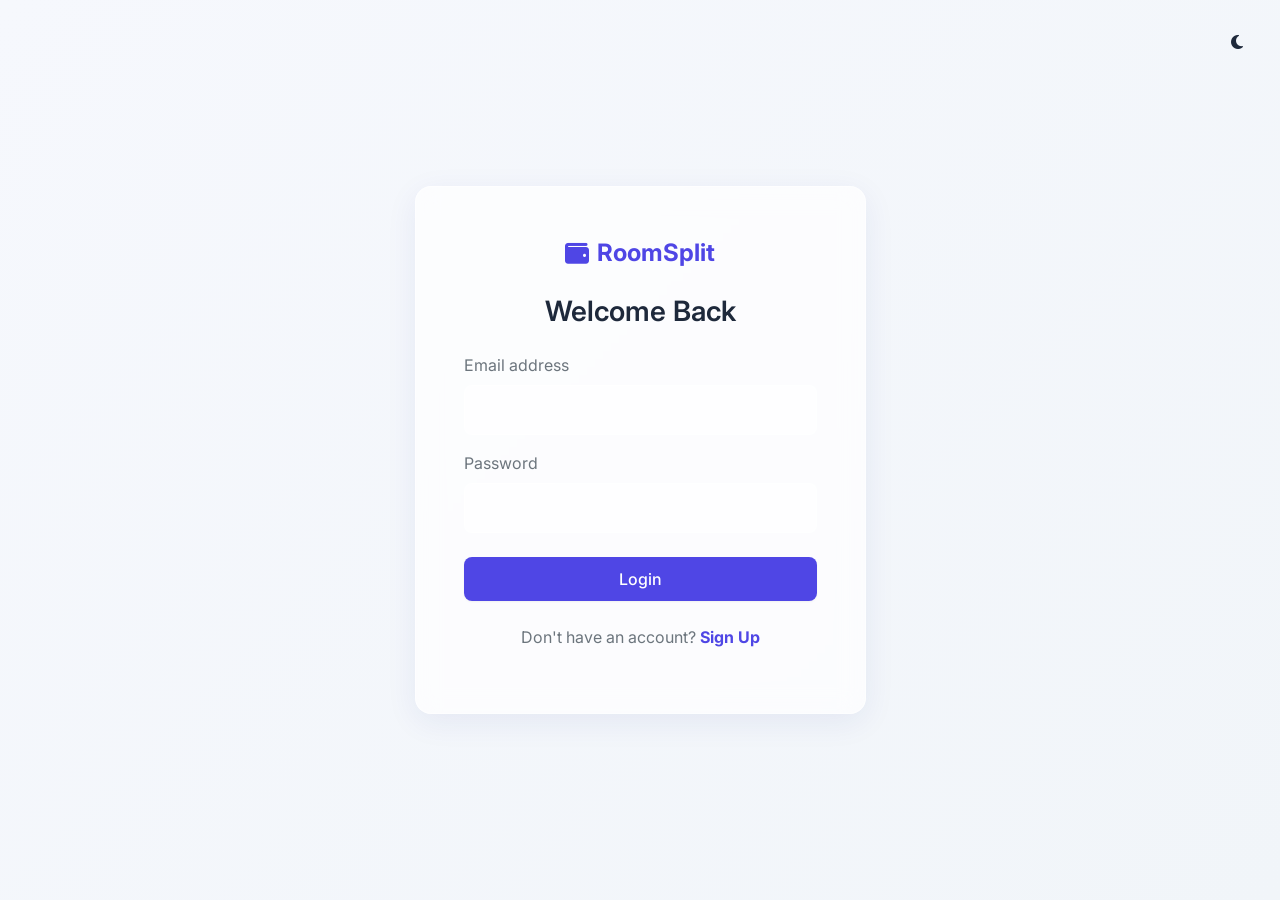
<file: frontend/pages/expenses.html>
<!DOCTYPE html>
<html lang="en">
<head>
    <meta charset="UTF-8">
    <meta name="viewport" content="width=device-width, initial-scale=1.0">
    <title>Expenses - RoomSplit</title>
    <link href="https://cdn.jsdelivr.net/npm/bootstrap@5.3.0/dist/css/bootstrap.min.css" rel="stylesheet">
    <link rel="stylesheet" href="https://cdnjs.cloudflare.com/ajax/libs/font-awesome/6.4.0/css/all.min.css">
    <link rel="stylesheet" href="../css/style.css">

</head>
<body>
    <div class="wrapper">
        <nav class="sidebar glass-card border-0 rounded-0">
            <a href="#" class="logo mb-5 d-block">
                <i class="fa-solid fa-wallet"></i> RoomSplit
            </a>
            <ul class="nav flex-column">
                <li class="nav-item"><a class="nav-link" href="dashboard.html"><i class="fa-solid fa-chart-line me-2"></i> Dashboard</a></li>
                <li class="nav-item"><a class="nav-link active" href="expenses.html"><i class="fa-solid fa-receipt me-2"></i> Expenses</a></li>
                <li class="nav-item"><a class="nav-link" href="settlements.html"><i class="fa-solid fa-handshake me-2"></i> Settlements</a></li>
                <li class="nav-item"><a class="nav-link" href="room.html"><i class="fa-solid fa-users me-2"></i> Room Settings</a></li>
            </ul>
        </nav>

        <main class="content">
            <div class="d-flex justify-content-between align-items-center mb-4">
                <h2>Expenses</h2>
                <button class="btn-primary" data-bs-toggle="modal" data-bs-target="#addExpenseModal">
                    <i class="fa-solid fa-plus me-2"></i> Add Expense
                </button>
            </div>

            <div id="expensesList" class="animate-fade-in">
                <!-- Expenses will be loaded here -->
            </div>
        </main>
    </div>

    <!-- Add Expense Modal -->
    <div class="modal fade" id="addExpenseModal" tabindex="-1">
        <div class="modal-dialog">
            <div class="modal-content glass-card" style="background: var(--bg-gradient);">
                <div class="modal-header border-0">
                    <h5 class="modal-title">Add New Expense</h5>
                    <button type="button" class="btn-close" data-bs-dismiss="modal"></button>
                </div>
                <div class="modal-body">
                    <form id="expenseForm">
                        <div class="mb-3">
                            <label class="form-label">Title</label>
                            <input type="text" id="expTitle" class="form-control" required>
                        </div>
                        <div class="row mb-3">
                            <div class="col-md-6">
                                <label class="form-label">Amount (₹)</label>
                                <input type="number" id="expAmount" class="form-control" required>
                            </div>
                            <div class="col-md-6">
                                <label class="form-label">Category</label>
                                <select id="expCategory" class="form-control" required>
                                    <option value="Rent">Rent</option>
                                    <option value="Groceries">Groceries</option>
                                    <option value="Electricity">Electricity</option>
                                    <option value="Wi-Fi">Wi-Fi</option>
                                    <option value="Other">Other</option>
                                </select>
                            </div>
                        </div>
                        <div class="mb-3">
                            <label class="form-label">Paid By</label>
                            <select id="expPayer" class="form-control" required>
                                <!-- Members -->
                            </select>
                        </div>
                        <p class="text-secondary small mb-3"><i class="fa-solid fa-info-circle"></i> Expense will be split equally among all approved members.</p>
                        <button type="submit" class="btn-primary w-100">Save Expense</button>
                    </form>
                </div>
            </div>
        </div>
    </div>

    <script src="https://cdn.jsdelivr.net/npm/bootstrap@5.3.0/dist/js/bootstrap.bundle.min.js"></script>
    <script src="../js/app.js"></script>
    <script>
        let roomMembers = [];
        
        document.addEventListener('DOMContentLoaded', async () => {
            if(!getToken()) { window.location.href = 'login.html'; return; }
            
            const roomId = localStorage.getItem('activeRoomId');
            if(!roomId) { window.location.href = 'room.html'; return; }
            
            loadExpenses(roomId);
            
            // Load members for dropdown
            try {
                const members = await apiFetch(`/rooms/${roomId}/members`);
                roomMembers = members.filter(m => m.status === 'Approved');
                const select = document.getElementById('expPayer');
                roomMembers.forEach(m => {
                    select.innerHTML += `<option value="${m.user_id}">${m.user_info.name}</option>`;
                });
            } catch(e) { console.error(e); }
        });

        async function loadExpenses(roomId) {
            try {
                const expenses = await apiFetch(`/expenses/${roomId}`);
                const list = document.getElementById('expensesList');
                list.innerHTML = '';
                
                if(expenses.length === 0) {
                    list.innerHTML = '<div class="glass-card text-center p-5 text-secondary">No expenses added yet.</div>';
                    return;
                }
                
                expenses.forEach(exp => {
                    const date = new Date(exp.date).toLocaleDateString();
                    list.innerHTML += `
                        <div class="glass-card expense-card d-flex justify-content-between align-items-center">
                            <div>
                                <h5 class="mb-1">${exp.title}</h5>
                                <small class="text-secondary"><span class="badge bg-secondary me-2">${exp.category}</span> ${date}</small>
                            </div>
                            <div class="text-end">
                                <h4 class="text-primary mb-0">₹${exp.total_amount}</h4>
                            </div>
                        </div>
                    `;
                });
            } catch(err) { console.error(err); }
        }

        document.getElementById('expenseForm').addEventListener('submit', async (e) => {
            e.preventDefault();
            const roomId = localStorage.getItem('activeRoomId');
            const title = document.getElementById('expTitle').value;
            const amount = parseFloat(document.getElementById('expAmount').value);
            const category = document.getElementById('expCategory').value;
            const payerId = document.getElementById('expPayer').value;
            
            // Equal split logic
            const splitAmount = amount / roomMembers.length;
            const splits = roomMembers.map(m => ({
                user_id: m.user_id,
                amount_owed: splitAmount
            }));
            
            const payload = {
                title, category, total_amount: amount,
                paid_by: [{ user_id: payerId, amount: amount }],
                splits: splits
            };
            
            try {
                await apiFetch(`/expenses/${roomId}`, {
                    method: 'POST',
                    body: JSON.stringify(payload)
                });
                
                // Hide modal using bootstrap
                const modal = bootstrap.Modal.getInstance(document.getElementById('addExpenseModal'));
                modal.hide();
                document.getElementById('expenseForm').reset();
                
                loadExpenses(roomId);
            } catch(err) {
                alert(err.message);
            }
        });
    </script>
</body>
</html>
</file>
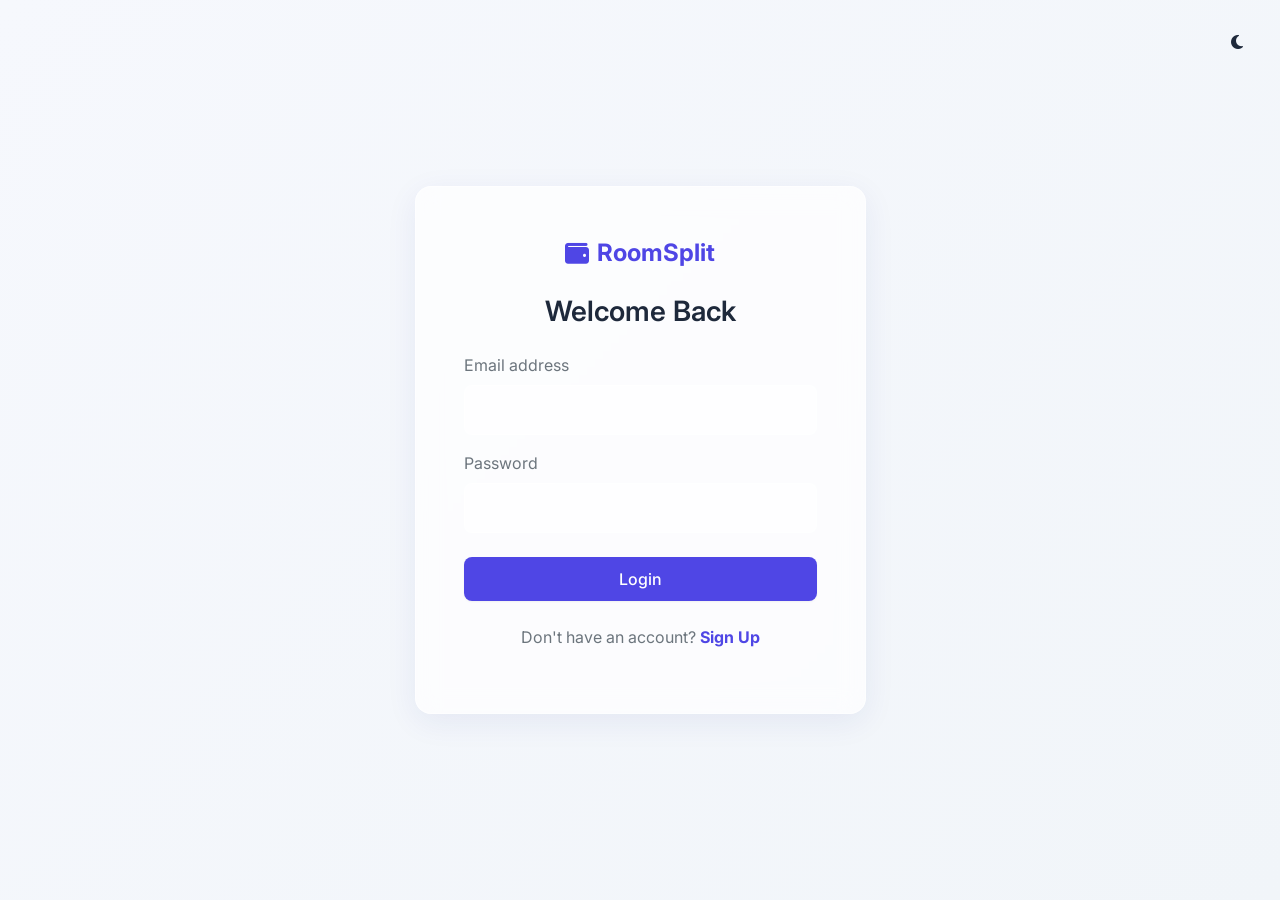
<file: frontend/pages/login.html>
<!DOCTYPE html>
<html lang="en">
<head>
    <meta charset="UTF-8">
    <meta name="viewport" content="width=device-width, initial-scale=1.0">
    <title>Login - RoomSplit</title>
    <link href="https://cdn.jsdelivr.net/npm/bootstrap@5.3.0/dist/css/bootstrap.min.css" rel="stylesheet">
    <link rel="stylesheet" href="https://cdnjs.cloudflare.com/ajax/libs/font-awesome/6.4.0/css/all.min.css">
    <link rel="stylesheet" href="../css/style.css">
</head>
<body class="d-flex align-items-center justify-content-center" style="min-height: 100vh;">
    
    <button id="theme-toggle" class="btn btn-link text-decoration-none position-absolute top-0 end-0 m-4" style="color: var(--text-primary);">
        <i class="fa-solid fa-moon"></i>
    </button>

    <div class="container">
        <div class="row justify-content-center">
            <div class="col-md-5">
                <div class="glass-card animate-fade-in text-center p-5">
                    <a href="../index.html" class="logo justify-content-center mb-4">
                        <i class="fa-solid fa-wallet"></i> RoomSplit
                    </a>
                    <h3 class="mb-4">Welcome Back</h3>
                    <div id="alert" class="alert d-none"></div>
                    <form id="loginForm">
                        <div class="mb-3 text-start">
                            <label class="form-label text-secondary">Email address</label>
                            <input type="email" class="form-control" id="email" required>
                        </div>
                        <div class="mb-4 text-start">
                            <label class="form-label text-secondary">Password</label>
                            <input type="password" class="form-control" id="password" required>
                        </div>
                        <button type="submit" class="btn-primary w-100">Login</button>
                    </form>
                    <p class="mt-4 text-secondary">Don't have an account? <a href="register.html" class="text-decoration-none fw-bold" style="color: var(--primary-color);">Sign Up</a></p>
                </div>
            </div>
        </div>
    </div>

    <script src="../js/app.js"></script>
    <script>
        document.getElementById('loginForm').addEventListener('submit', async (e) => {
            e.preventDefault();
            const email = document.getElementById('email').value;
            const password = document.getElementById('password').value;
            const alertBox = document.getElementById('alert');
            
            try {
                const data = await apiFetch('/auth/login', {
                    method: 'POST',
                    body: JSON.stringify({ email, password })
                });
                setToken(data.access_token);
                window.location.href = 'dashboard.html';
            } catch (err) {
                alertBox.className = 'alert alert-danger';
                alertBox.classList.remove('d-none');
                alertBox.textContent = err.message;
            }
        });
    </script>
</body>
</html>
</file>
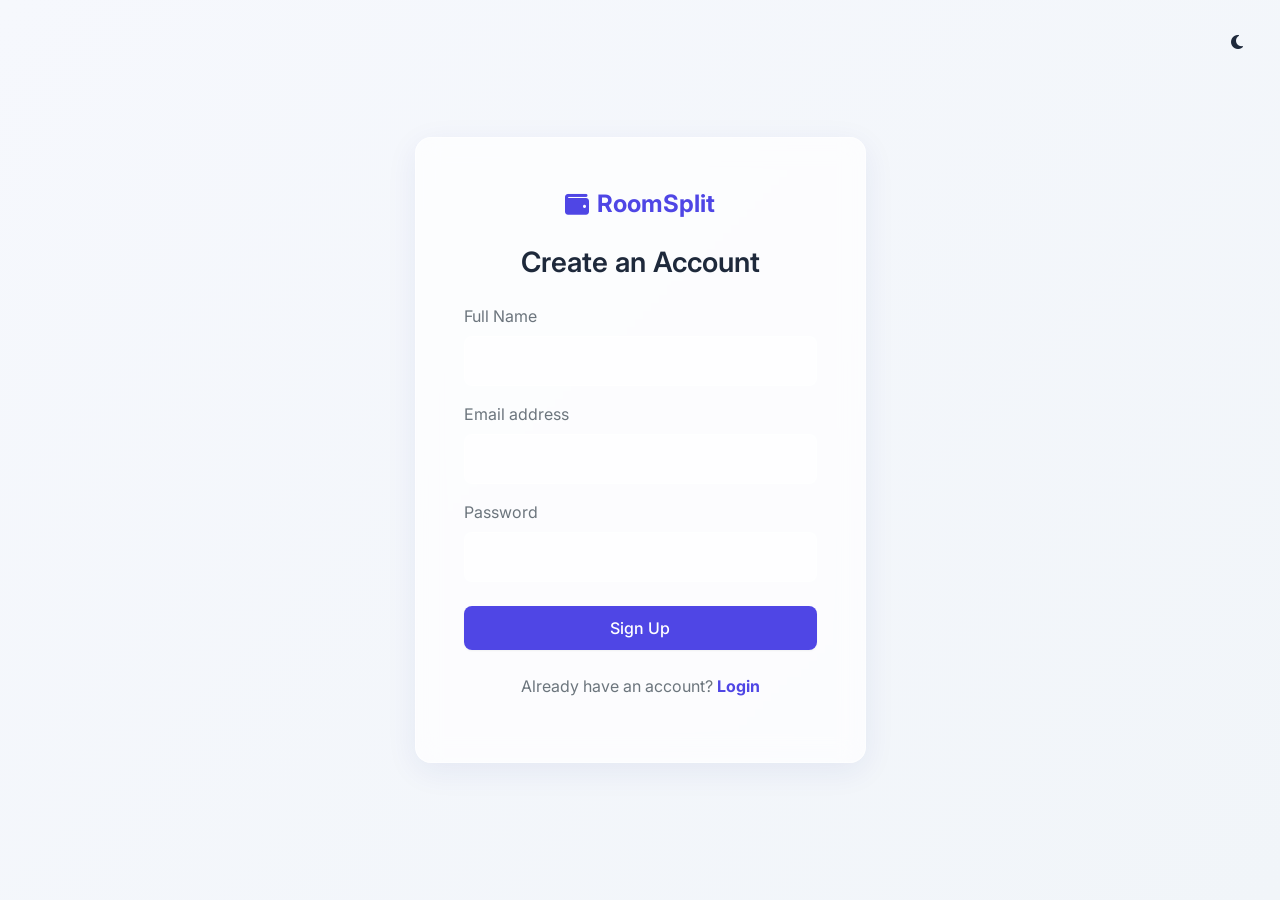
<file: frontend/pages/register.html>
<!DOCTYPE html>
<html lang="en">
<head>
    <meta charset="UTF-8">
    <meta name="viewport" content="width=device-width, initial-scale=1.0">
    <title>Register - RoomSplit</title>
    <link href="https://cdn.jsdelivr.net/npm/bootstrap@5.3.0/dist/css/bootstrap.min.css" rel="stylesheet">
    <link rel="stylesheet" href="https://cdnjs.cloudflare.com/ajax/libs/font-awesome/6.4.0/css/all.min.css">
    <link rel="stylesheet" href="../css/style.css">
</head>
<body class="d-flex align-items-center justify-content-center" style="min-height: 100vh;">
    
    <button id="theme-toggle" class="btn btn-link text-decoration-none position-absolute top-0 end-0 m-4" style="color: var(--text-primary);">
        <i class="fa-solid fa-moon"></i>
    </button>

    <div class="container">
        <div class="row justify-content-center">
            <div class="col-md-5">
                <div class="glass-card animate-fade-in text-center p-5">
                    <a href="../index.html" class="logo justify-content-center mb-4">
                        <i class="fa-solid fa-wallet"></i> RoomSplit
                    </a>
                    <h3 class="mb-4">Create an Account</h3>
                    <div id="alert" class="alert d-none"></div>
                    <form id="registerForm">
                        <div class="mb-3 text-start">
                            <label class="form-label text-secondary">Full Name</label>
                            <input type="text" class="form-control" id="name" required>
                        </div>
                        <div class="mb-3 text-start">
                            <label class="form-label text-secondary">Email address</label>
                            <input type="email" class="form-control" id="email" required>
                        </div>
                        <div class="mb-4 text-start">
                            <label class="form-label text-secondary">Password</label>
                            <input type="password" class="form-control" id="password" required>
                        </div>
                        <button type="submit" class="btn-primary w-100">Sign Up</button>
                    </form>
                    <p class="mt-4 text-secondary">Already have an account? <a href="login.html" class="text-decoration-none fw-bold" style="color: var(--primary-color);">Login</a></p>
                </div>
            </div>
        </div>
    </div>

    <script src="../js/app.js"></script>
    <script>
        document.getElementById('registerForm').addEventListener('submit', async (e) => {
            e.preventDefault();
            const name = document.getElementById('name').value;
            const email = document.getElementById('email').value;
            const password = document.getElementById('password').value;
            const alertBox = document.getElementById('alert');
            
            try {
                await apiFetch('/auth/register', {
                    method: 'POST',
                    body: JSON.stringify({ name, email, password })
                });
                alertBox.className = 'alert alert-success';
                alertBox.classList.remove('d-none');
                alertBox.textContent = 'Registration successful! Please login.';
                setTimeout(() => {
                    window.location.href = 'login.html';
                }, 1500);
            } catch (err) {
                alertBox.className = 'alert alert-danger';
                alertBox.classList.remove('d-none');
                alertBox.textContent = err.message;
            }
        });
    </script>
</body>
</html>
</file>
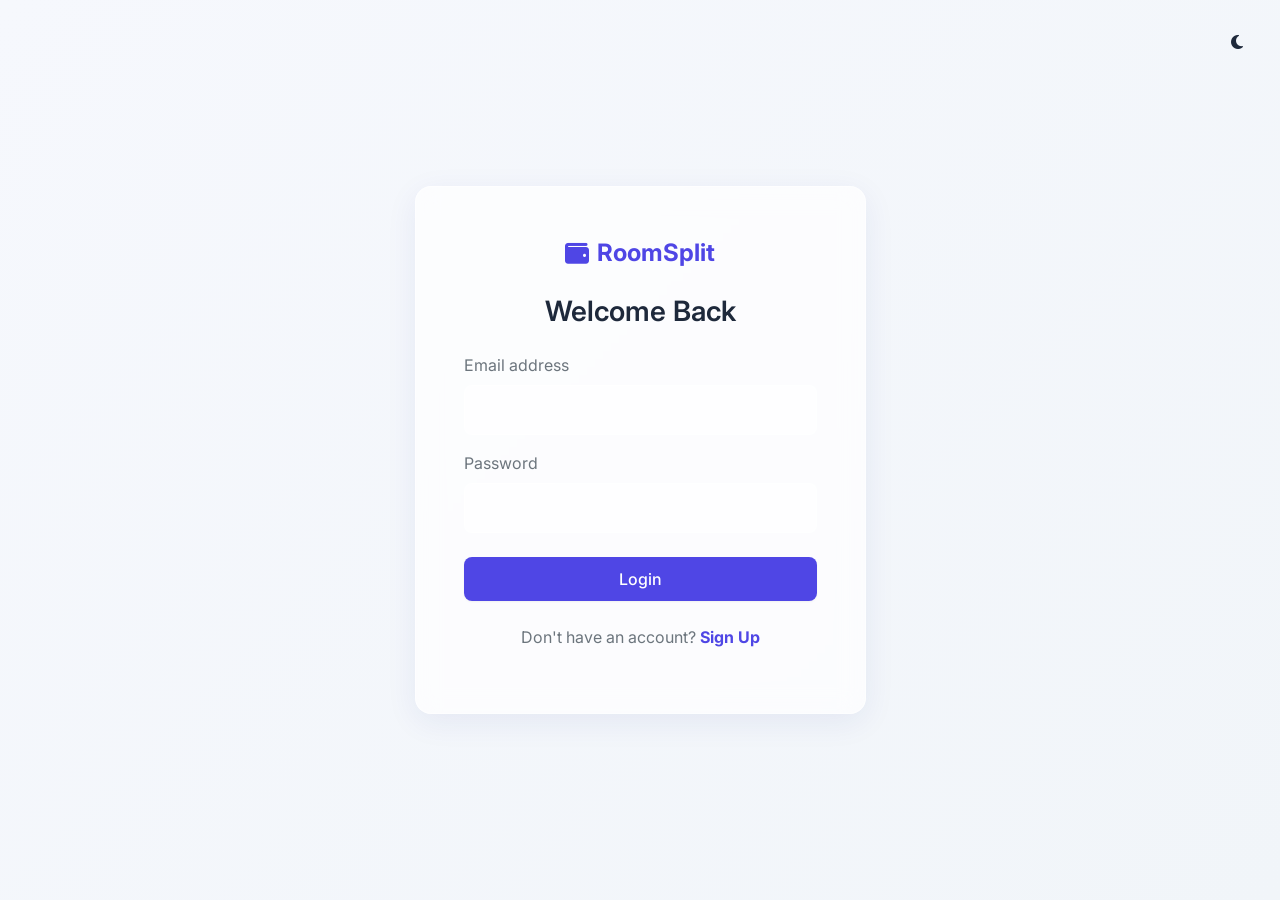
<file: frontend/pages/room.html>
<!DOCTYPE html>
<html lang="en">
<head>
    <meta charset="UTF-8">
    <meta name="viewport" content="width=device-width, initial-scale=1.0">
    <title>Room Settings - RoomSplit</title>
    <link href="https://cdn.jsdelivr.net/npm/bootstrap@5.3.0/dist/css/bootstrap.min.css" rel="stylesheet">
    <link rel="stylesheet" href="https://cdnjs.cloudflare.com/ajax/libs/font-awesome/6.4.0/css/all.min.css">
    <link rel="stylesheet" href="../css/style.css">

</head>
<body>
    <div class="wrapper">
        <nav class="sidebar glass-card border-0 rounded-0">
            <a href="#" class="logo mb-5 d-block">
                <i class="fa-solid fa-wallet"></i> RoomSplit
            </a>
            <ul class="nav flex-column">
                <li class="nav-item"><a class="nav-link" href="dashboard.html"><i class="fa-solid fa-chart-line me-2"></i> Dashboard</a></li>
                <li class="nav-item"><a class="nav-link" href="expenses.html"><i class="fa-solid fa-receipt me-2"></i> Expenses</a></li>
                <li class="nav-item"><a class="nav-link" href="settlements.html"><i class="fa-solid fa-handshake me-2"></i> Settlements</a></li>
                <li class="nav-item"><a class="nav-link active" href="room.html"><i class="fa-solid fa-users me-2"></i> Room Settings</a></li>
            </ul>
        </nav>

        <main class="content">
            <h2 class="mb-4">Room Settings</h2>
            
            <div id="noRoomSection" class="glass-card mb-4 d-none">
                <h4>You are not part of any room</h4>
                <div class="row mt-4">
                    <div class="col-md-6">
                        <h5>Create a New Room</h5>
                        <form id="createRoomForm" class="mt-3">
                            <input type="text" id="newRoomName" class="form-control mb-3" placeholder="Room Name" required>
                            <button type="submit" class="btn-primary w-100">Create Room</button>
                        </form>
                    </div>
                    <div class="col-md-6 mt-4 mt-md-0">
                        <h5>Join Existing Room</h5>
                        <form id="joinRoomForm" class="mt-3">
                            <input type="text" id="joinRoomCode" class="form-control mb-3" placeholder="6-Digit Room Code" required>
                            <button type="submit" class="btn-primary w-100" style="background: var(--secondary-color);">Join Room</button>
                        </form>
                    </div>
                </div>
            </div>

            <div id="roomSection" class="d-none">
                <div class="row g-4">
                    <div class="col-md-4">
                        <div class="glass-card h-100">
                            <h5>Room Info</h5>
                            <hr>
                            <p class="text-secondary mb-1">Room Name</p>
                            <h4 id="displayRoomName">...</h4>
                            
                            <p class="text-secondary mt-3 mb-1">Invite Code</p>
                            <div class="d-flex align-items-center gap-2">
                                <h3 id="displayRoomCode" class="mb-0 text-primary fw-bold" style="letter-spacing: 2px;">...</h3>
                                <button class="btn btn-sm btn-outline-secondary"><i class="fa-solid fa-copy"></i></button>
                            </div>
                        </div>
                    </div>
                    <div class="col-md-8">
                        <div class="glass-card h-100">
                            <h5>Members</h5>
                            <hr>
                            <div class="table-responsive">
                                <table class="table table-borderless text-white" id="membersTable" style="color: var(--text-primary) !important;">
                                    <thead>
                                        <tr>
                                            <th>Name</th>
                                            <th>Role</th>
                                            <th>Status</th>
                                            <th>Actions</th>
                                        </tr>
                                    </thead>
                                    <tbody id="membersBody">
                                        <!-- Members will be loaded here -->
                                    </tbody>
                                </table>
                            </div>
                        </div>
                    </div>
                </div>
            </div>
        </main>
    </div>

    <script src="../js/app.js"></script>
    <script>
        document.addEventListener('DOMContentLoaded', async () => {
            if(!getToken()) { window.location.href = 'login.html'; return; }
            
            try {
                const rooms = await apiFetch('/rooms/me');
                if(rooms.length === 0) {
                    document.getElementById('noRoomSection').classList.remove('d-none');
                } else {
                    document.getElementById('roomSection').classList.remove('d-none');
                    const activeRoomId = rooms[0].room_id;
                    localStorage.setItem('activeRoomId', activeRoomId);
                    
                    const roomInfo = await apiFetch(`/rooms/${activeRoomId}`);
                    document.getElementById('displayRoomName').textContent = roomInfo.name;
                    document.getElementById('displayRoomCode').textContent = roomInfo.code;
                    
                    loadMembers(activeRoomId);
                }
            } catch (err) { console.error(err); }
        });
        
        document.getElementById('createRoomForm').addEventListener('submit', async (e) => {
            e.preventDefault();
            const name = document.getElementById('newRoomName').value;
            try {
                await apiFetch('/rooms/', { method: 'POST', body: JSON.stringify({name}) });
                window.location.reload();
            } catch(err) { alert(err.message); }
        });
        
        document.getElementById('joinRoomForm').addEventListener('submit', async (e) => {
            e.preventDefault();
            const code = document.getElementById('joinRoomCode').value;
            try {
                await apiFetch('/rooms/join', { method: 'POST', body: JSON.stringify({code}) });
                alert("Join request sent! Wait for admin approval.");
            } catch(err) { alert(err.message); }
        });
        
        async function loadMembers(roomId) {
            try {
                const members = await apiFetch(`/rooms/${roomId}/members`);
                const tbody = document.getElementById('membersBody');
                tbody.innerHTML = '';
                
                members.forEach(m => {
                    const tr = document.createElement('tr');
                    let actions = '';
                    if (m.status === 'Pending') {
                        actions = `<button class="btn btn-sm btn-success" onclick="approveMember('${roomId}', '${m.user_id}')">Approve</button>`;
                    }
                    
                    tr.innerHTML = `
                        <td>${m.user_info.name}</td>
                        <td><span class="badge bg-${m.role === 'Admin' ? 'primary' : 'secondary'}">${m.role}</span></td>
                        <td><span class="badge bg-${m.status === 'Approved' ? 'success' : 'warning'}">${m.status}</span></td>
                        <td>${actions}</td>
                    `;
                    tbody.appendChild(tr);
                });
            } catch(err) { console.error(err); }
        }
        
        async function approveMember(roomId, userId) {
            try {
                await apiFetch(`/rooms/${roomId}/members/${userId}/approve`, { method: 'PUT' });
                loadMembers(roomId);
            } catch(err) { alert(err.message); }
        }
    </script>
</body>
</html>
</file>
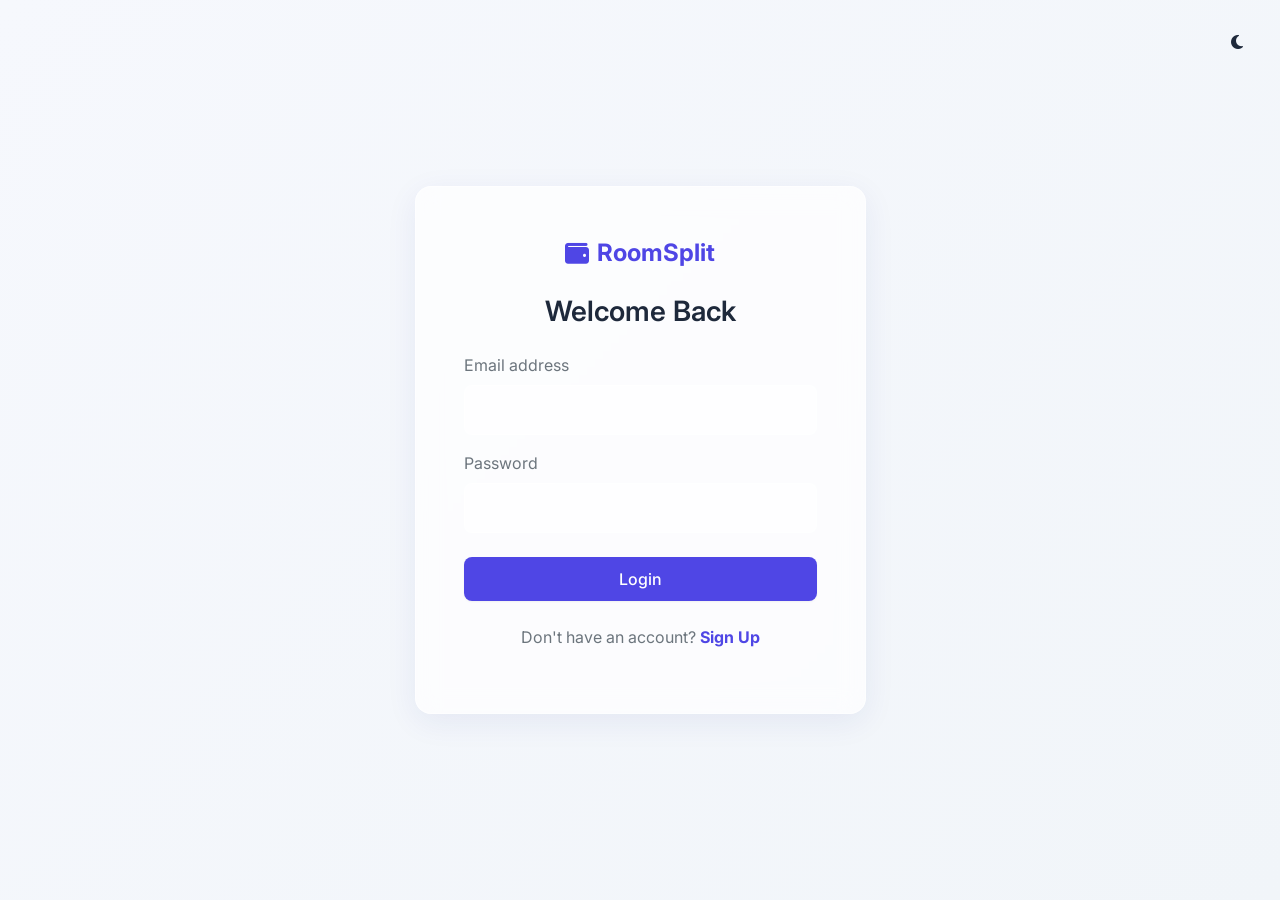
<file: frontend/pages/settlements.html>
<!DOCTYPE html>
<html lang="en">
<head>
    <meta charset="UTF-8">
    <meta name="viewport" content="width=device-width, initial-scale=1.0">
    <title>Settlements - RoomSplit</title>
    <link href="https://cdn.jsdelivr.net/npm/bootstrap@5.3.0/dist/css/bootstrap.min.css" rel="stylesheet">
    <link rel="stylesheet" href="https://cdnjs.cloudflare.com/ajax/libs/font-awesome/6.4.0/css/all.min.css">
    <link rel="stylesheet" href="../css/style.css">

</head>
<body>
    <div class="wrapper">
        <nav class="sidebar glass-card border-0 rounded-0">
            <a href="#" class="logo mb-5 d-block">
                <i class="fa-solid fa-wallet"></i> RoomSplit
            </a>
            <ul class="nav flex-column">
                <li class="nav-item"><a class="nav-link" href="dashboard.html"><i class="fa-solid fa-chart-line me-2"></i> Dashboard</a></li>
                <li class="nav-item"><a class="nav-link" href="expenses.html"><i class="fa-solid fa-receipt me-2"></i> Expenses</a></li>
                <li class="nav-item"><a class="nav-link active" href="settlements.html"><i class="fa-solid fa-handshake me-2"></i> Settlements</a></li>
                <li class="nav-item"><a class="nav-link" href="room.html"><i class="fa-solid fa-users me-2"></i> Room Settings</a></li>
            </ul>
        </nav>

        <main class="content">
            <h2 class="mb-4">Settlements</h2>
            
            <div class="row g-4 mb-4">
                <div class="col-md-8">
                    <div class="glass-card h-100">
                        <h5 class="mb-4">Who Owes Whom</h5>
                        <div id="transactionsList">
                            <!-- Transactions -->
                        </div>
                    </div>
                </div>
                <div class="col-md-4">
                    <div class="glass-card h-100">
                        <h5 class="mb-4">Record Payment</h5>
                        <form id="paymentForm">
                            <div class="mb-3">
                                <label class="form-label">Pay To</label>
                                <select id="payTo" class="form-control" required></select>
                            </div>
                            <div class="mb-4">
                                <label class="form-label">Amount (₹)</label>
                                <input type="number" id="payAmount" class="form-control" required>
                            </div>
                            <button type="submit" class="btn-primary w-100">Record Payment</button>
                        </form>
                    </div>
                </div>
            </div>
        </main>
    </div>

    <script src="../js/app.js"></script>
    <script>
        document.addEventListener('DOMContentLoaded', async () => {
            if(!getToken()) { window.location.href = 'login.html'; return; }
            
            const roomId = localStorage.getItem('activeRoomId');
            if(!roomId) { window.location.href = 'room.html'; return; }
            
            loadSettlements(roomId);
            
            try {
                const user = await apiFetch('/auth/me');
                const members = await apiFetch(`/rooms/${roomId}/members`);
                const select = document.getElementById('payTo');
                members.filter(m => m.status === 'Approved' && m.user_id !== user._id).forEach(m => {
                    select.innerHTML += `<option value="${m.user_id}">${m.user_info.name}</option>`;
                });
            } catch(e) { console.error(e); }
        });

        async function loadSettlements(roomId) {
            try {
                const data = await apiFetch(`/settlements/${roomId}`);
                const list = document.getElementById('transactionsList');
                list.innerHTML = '';
                
                if(data.transactions.length === 0) {
                    list.innerHTML = '<p class="text-secondary">All settled up! No pending dues.</p>';
                    return;
                }
                
                data.transactions.forEach(txn => {
                    list.innerHTML += `
                        <div class="glass-card settlement-card d-flex justify-content-between align-items-center p-3">
                            <div>
                                <strong>${txn.from_name}</strong> owes <strong>${txn.to_name}</strong>
                            </div>
                            <h5 class="text-danger mb-0">₹${txn.amount.toFixed(2)}</h5>
                        </div>
                    `;
                });
            } catch(err) { console.error(err); }
        }

        document.getElementById('paymentForm').addEventListener('submit', async (e) => {
            e.preventDefault();
            const roomId = localStorage.getItem('activeRoomId');
            const payTo = document.getElementById('payTo').value;
            const amount = parseFloat(document.getElementById('payAmount').value);
            
            try {
                await apiFetch(`/settlements/${roomId}/payments`, {
                    method: 'POST',
                    body: JSON.stringify({ paid_to: payTo, amount: amount })
                });
                
                document.getElementById('paymentForm').reset();
                loadSettlements(roomId);
                alert("Payment recorded successfully!");
            } catch(err) {
                alert(err.message);
            }
        });
    </script>
</body>
</html>
</file>
<file: frontend/css/style.css>
@import url('https://fonts.googleapis.com/css2?family=Inter:wght@300;400;500;600;700&display=swap');

:root {
  --primary-color: #4F46E5;
  --primary-hover: #4338CA;
  --secondary-color: #10B981;
  --bg-gradient: linear-gradient(135deg, #f6f8fd 0%, #f1f5f9 100%);
  --card-bg: rgba(255, 255, 255, 0.7);
  --card-border: rgba(255, 255, 255, 0.5);
  --text-primary: #1e293b;
  --text-secondary: #64748b;
  --shadow-sm: 0 1px 2px 0 rgba(0, 0, 0, 0.05);
  --shadow-md: 0 4px 6px -1px rgba(0, 0, 0, 0.1), 0 2px 4px -1px rgba(0, 0, 0, 0.06);
  --shadow-glass: 0 8px 32px 0 rgba(31, 38, 135, 0.07);
  --danger-color: #EF4444;
  --success-color: #10B981;
}

[data-theme="dark"] {
  --primary-color: #6366F1;
  --primary-hover: #818CF8;
  --secondary-color: #34D399;
  --bg-gradient: linear-gradient(135deg, #0f172a 0%, #1e293b 100%);
  --card-bg: rgba(30, 41, 59, 0.7);
  --card-border: rgba(255, 255, 255, 0.1);
  --text-primary: #f8fafc;
  --text-secondary: #cbd5e1;
  --shadow-glass: 0 8px 32px 0 rgba(0, 0, 0, 0.3);
}

* {
  margin: 0;
  padding: 0;
  box-sizing: border-box;
  font-family: 'Inter', sans-serif;
  transition: background-color 0.3s ease, color 0.3s ease, border-color 0.3s ease;
}

body {
  background: var(--bg-gradient);
  color: var(--text-primary);
  min-height: 100vh;
  overflow-x: hidden;
}

.glass-card {
  background: var(--card-bg);
  backdrop-filter: blur(12px);
  -webkit-backdrop-filter: blur(12px);
  border: 1px solid var(--card-border);
  border-radius: 16px;
  box-shadow: var(--shadow-glass);
  padding: 24px;
}

.btn-primary {
  background: var(--primary-color);
  color: white;
  border: none;
  border-radius: 8px;
  padding: 10px 20px;
  font-weight: 500;
  cursor: pointer;
  transition: all 0.2s ease;
  box-shadow: var(--shadow-sm);
  display: inline-flex;
  align-items: center;
  justify-content: center;
  gap: 8px;
}

.btn-primary:hover {
  background: var(--primary-hover);
  transform: translateY(-2px);
  box-shadow: var(--shadow-md);
}

.form-control {
  background: rgba(255, 255, 255, 0.5);
  border: 1px solid var(--card-border);
  color: var(--text-primary);
  border-radius: 8px;
  padding: 12px 16px;
  width: 100%;
  transition: all 0.2s ease;
}

[data-theme="dark"] .form-control {
  background: rgba(0, 0, 0, 0.2);
}

.form-control:focus {
  outline: none;
  border-color: var(--primary-color);
  box-shadow: 0 0 0 3px rgba(99, 102, 241, 0.2);
  background: var(--card-bg);
}

h1, h2, h3, h4, h5, h6 {
  color: var(--text-primary);
  font-weight: 600;
  margin-bottom: 0.5rem;
}

p {
  color: var(--text-secondary);
}

@keyframes fadeIn {
  from { opacity: 0; transform: translateY(10px); }
  to { opacity: 1; transform: translateY(0); }
}

.animate-fade-in {
  animation: fadeIn 0.5s ease-out forwards;
}

/* Navbar */
.navbar {
  padding: 1rem 2rem;
  display: flex;
  justify-content: space-between;
  align-items: center;
  position: sticky;
  top: 0;
  z-index: 50;
  background: var(--card-bg);
  backdrop-filter: blur(12px);
  border-bottom: 1px solid var(--card-border);
}

.logo {
  font-size: 1.5rem;
  font-weight: 700;
  color: var(--primary-color);
  text-decoration: none;
  display: flex;
  align-items: center;
  gap: 8px;
}

/* Layout Base */
.wrapper { display: flex; width: 100%; }
.sidebar { width: 250px; min-height: 100vh; background: var(--card-bg); border-right: 1px solid var(--card-border); padding: 20px; }
.content { flex-grow: 1; padding: 20px; max-width: 100%; overflow-x: hidden; }
.nav-link { color: var(--text-secondary); padding: 10px 15px; border-radius: 8px; margin-bottom: 5px; transition: all 0.2s; }
.nav-link:hover, .nav-link.active { background: rgba(79, 70, 229, 0.1); color: var(--primary-color); }

/* Component Specifics */
.stat-card { border-left: 4px solid var(--primary-color); }
.stat-card.success { border-left-color: var(--success-color); }
.stat-card.danger { border-left-color: var(--danger-color); }
.expense-card { border-left: 4px solid var(--primary-color); margin-bottom: 15px; }
.settlement-card { border-left: 4px solid #F59E0B; margin-bottom: 15px; }

/* Responsive adjustments */
@media (max-width: 768px) {
  .wrapper {
    flex-direction: column;
  }
  .sidebar {
    width: 100%;
    min-height: auto;
    border-right: none;
    border-bottom: 1px solid var(--card-border);
    padding: 15px;
  }
  .sidebar .nav {
    flex-direction: row;
    flex-wrap: wrap;
    gap: 5px;
    margin-bottom: 15px;
  }
  .sidebar .nav-item {
    margin-bottom: 0;
  }
  .sidebar .nav-link {
    padding: 8px 12px;
    font-size: 0.9rem;
  }
  .sidebar .mt-auto {
    padding-top: 0 !important;
    display: flex;
    justify-content: space-between;
  }
  .sidebar .mt-auto button {
    width: auto !important;
    margin-bottom: 0 !important;
  }
  .content {
    padding: 15px;
  }
  .hero i.floating-icon {
    display: none;
  }
}
</file>
